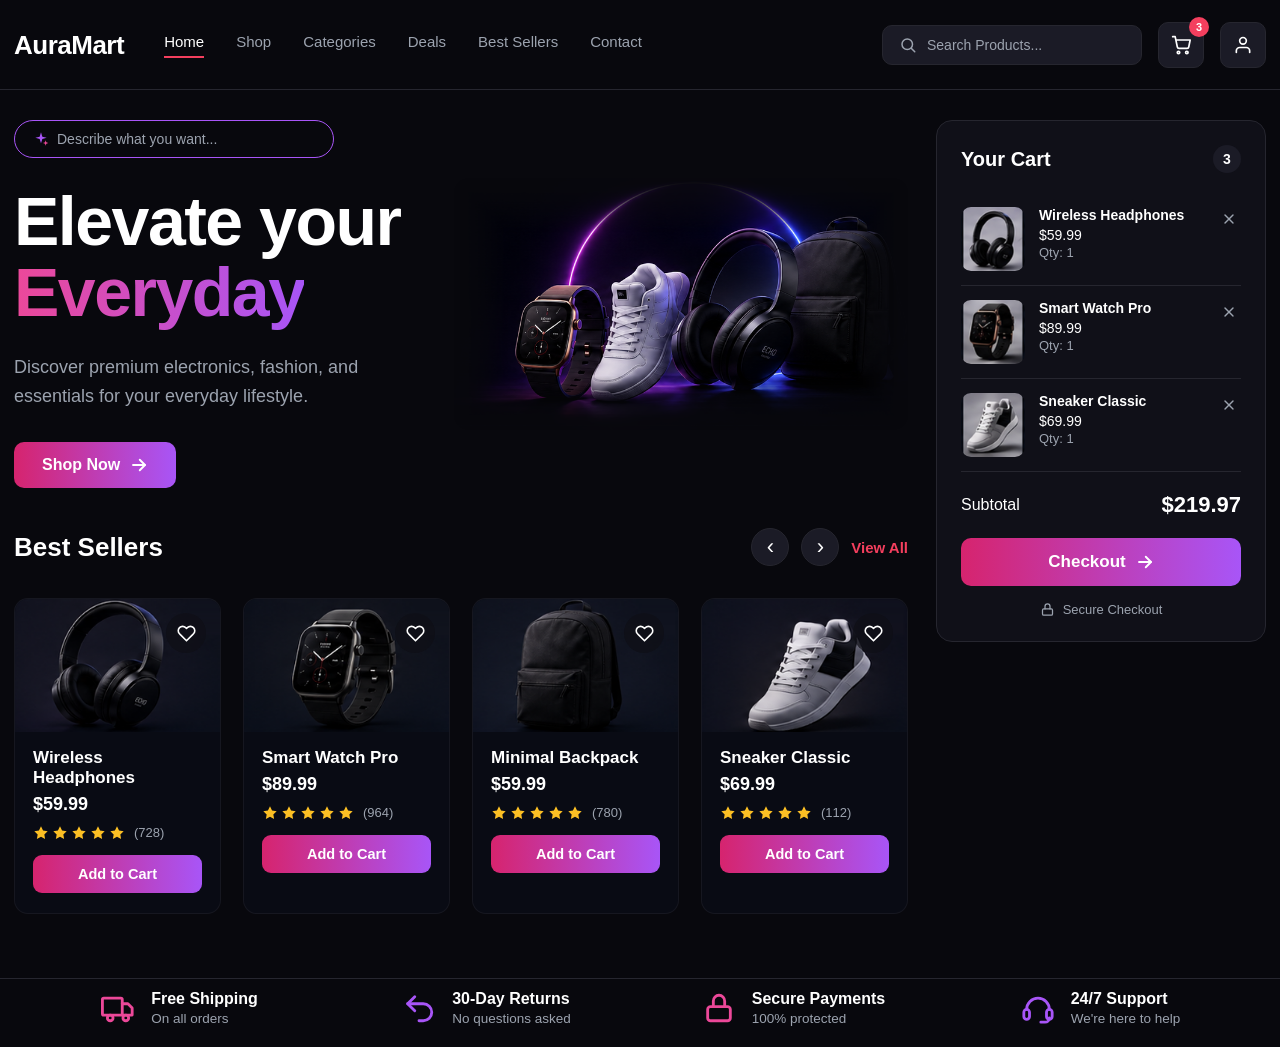
<file: ecommerce-project-complete/auramart/index.html>
<!doctype html>
<html lang="en">
  <head>
    <meta charset="UTF-8" />
    <meta name="viewport" content="width=device-width, initial-scale=1.0" />
    <title>Auramart - Elevate Your Everyday</title>
    <!-- Each stylesheet handles one part of the page.-->
    <link rel="stylesheet" href="styles/general.css" />
    <link rel="stylesheet" href="styles/header.css" />
    <link rel="stylesheet" href="styles/hero.css" />
    <link rel="stylesheet" href="styles/products.css" />
    <link rel="stylesheet" href="styles/footer.css" />
    <link rel="stylesheet" href="styles/responsive.css" />
  </head>
  <body>
    <div class="page-wrapper">
      <!-- ------------------- HEADER ------------------- -->
      <header class="site-header">
        <a href="index.html" class="logo">AuraMart</a>

        <nav class="main-nav">
          <a href="index.html" class="active">Home</a>
          <a href="index.html">Shop</a>

          <div class="nav-item">
            <a href="index.html">Categories</a>
            <div class="dropdown">
              <a href="index.html">Electronics</a>
              <a href="index.html">Fashion</a>
              <a href="index.html">Home &amp; Kitchen</a>
            </div>
          </div>

          <div class="nav-item">
            <a href="index.html">Deals</a>
            <div class="dropdown">
              <a href="index.html">Today's Deals</a>
              <a href="index.html">Weekly Offers</a>
              <a href="index.html">Clearance</a>
            </div>
          </div>

          <div class="nav-item">
            <a href="index.html#best-sellers">Best Sellers</a>
            <div class="dropdown">
              <a href="index.html#best-sellers">Top Electronics</a>
              <a href="index.html#best-sellers">Top Fashion</a>
              <a href="index.html#best-sellers">Trending Now</a>
            </div>
          </div>

          <a href="index.html">Contact</a>
        </nav>

        <div class="header-actions">
          <div class="search-bar">
            <img src="icons/search.svg" alt="Search" />
            <input type="text" placeholder="Search Products..." />
          </div>
          <button class="icon-btn" aria-label="Cart">
            <img src="icons/cart.svg" alt="Cart" />
            <span class="cart-count">3</span>
          </button>
          <button class="icon-btn" aria-label="Account">
            <img src="icons/user.svg" alt="Account" />
          </button>
        </div>
      </header>
      <!-- --------- MAIN GRID: Content + Cart sidebar ---------- -->
      <div class="main-grid">
        <main>
          <!-- ---------- HERO ---------- -->
          <section class="hero">
            <div class="hero-text">
              <label class="hero-badge">
                <img src="icons/sparkle.svg" alt="" />
                <input
                  type="text"
                  id="hero-prompt"
                  placeholder="Describe what you want..."
                />
              </label>
              <h1 class="hero-title">
                Elevate your<br />
                <span class="gradient-text shimmer">Everyday</span>
              </h1>
              <p class="hero-subtitle">
                Discover premium electronics, fashion, and essentials for your
                everyday lifestyle.
              </p>
              <a href="index.html" class="gradient-btn">
                Shop Now
                <img src="icons/arrow-right.svg" alt="" />
              </a>
            </div>
            <div class="hero-slider">
              <div class="hero-track">
                <img src="images/hero.png" alt="Premium products showcase" />
                <img src="images/hero-2.png" alt="Ultra Notebook" />
                <img src="images/hero-3.png" alt="Air Fryer Compact" />
                <!-- Slide 4 = slide 1 is the secret of a seamless loop.-->
                <img src="images/hero.png" alt="Premium products showcase" />
              </div>
            </div>
          </section>
          <!-- ---------- BEST SELLERS ---------- -->
          <section id="best-sellers">
            <div class="section-header">
              <h2>Best Sellers</h2>
              <div class="carousel-controls">
                <button
                  class="carousel-btn"
                  id="carousel-prev"
                  aria-label="Previous"
                >
                  &#8249;
                </button>
                <button
                  class="carousel-btn"
                  id="carousel-next"
                  aria-label="Next"
                >
                  &#8250;
                </button>
                <a href="index.html#best-sellers" class="view-all">View All</a>
              </div>
            </div>
            <div class="product-grid" id="product-carousel">
              <article
                class="product-card"
                data-name="Wireless Headphones"
                data-price="59.99"
                data-img="images/product-headphones.png"
              >
                <img
                  class="product-img"
                  src="images/product-headphones.png"
                  alt="Wireless Headphones"
                />
                <button class="wishlist-btn" aria-label="Add to wishlist">
                  <img src="icons/heart-outline.svg" alt="" />
                </button>
                <div class="product-info">
                  <h3>Wireless Headphones</h3>
                  <p class="price">$59.99</p>
                  <div class="rating">
                    <img src="icons/star-full.svg" alt="" />
                    <img src="icons/star-full.svg" alt="" />
                    <img src="icons/star-full.svg" alt="" />
                    <img src="icons/star-full.svg" alt="" />
                    <img src="icons/star-full.svg" alt="" />
                    <span class="count">(728)</span>
                  </div>
                  <button class="add-cart-btn">Add to Cart</button>
                </div>
              </article>
              <article
                class="product-card"
                data-name="Smart Watch Pro"
                data-price="89.99"
                data-img="images/product-watch.png"
              >
                <img
                  class="product-img"
                  src="images/product-watch.png"
                  alt="Smart Watch Pro"
                />
                <button class="wishlist-btn" aria-label="Add to wishlist">
                  <img src="icons/heart-outline.svg" alt="" />
                </button>
                <div class="product-info">
                  <h3>Smart Watch Pro</h3>
                  <p class="price">$89.99</p>
                  <div class="rating">
                    <img src="icons/star-full.svg" alt="" />
                    <img src="icons/star-full.svg" alt="" />
                    <img src="icons/star-full.svg" alt="" />
                    <img src="icons/star-full.svg" alt="" />
                    <img src="icons/star-full.svg" alt="" />
                    <span class="count">(964)</span>
                  </div>
                  <button class="add-cart-btn">Add to Cart</button>
                </div>
              </article>
              <article
                class="product-card"
                data-name="Minimal Backpack"
                data-price="59.99"
                data-img="images/product-backpack.png"
              >
                <img
                  class="product-img"
                  src="images/product-backpack.png"
                  alt="Minimal Backpack"
                />
                <button class="wishlist-btn" aria-label="Add to wishlist">
                  <img src="icons/heart-outline.svg" alt="" />
                </button>
                <div class="product-info">
                  <h3>Minimal Backpack</h3>
                  <p class="price">$59.99</p>
                  <div class="rating">
                    <img src="icons/star-full.svg" alt="" />
                    <img src="icons/star-full.svg" alt="" />
                    <img src="icons/star-full.svg" alt="" />
                    <img src="icons/star-full.svg" alt="" />
                    <img src="icons/star-full.svg" alt="" />
                    <span class="count">(780)</span>
                  </div>
                  <button class="add-cart-btn">Add to Cart</button>
                </div>
              </article>
              <article
                class="product-card"
                data-name="Sneaker Classic"
                data-price="69.99"
                data-img="images/product-sneaker.png"
              >
                <img
                  class="product-img"
                  src="images/product-sneaker.png"
                  alt="Sneaker Classic"
                />
                <button class="wishlist-btn" aria-label="Add to wishlist">
                  <img src="icons/heart-outline.svg" alt="" />
                </button>
                <div class="product-info">
                  <h3>Sneaker Classic</h3>
                  <p class="price">$69.99</p>
                  <div class="rating">
                    <img src="icons/star-full.svg" alt="" />
                    <img src="icons/star-full.svg" alt="" />
                    <img src="icons/star-full.svg" alt="" />
                    <img src="icons/star-full.svg" alt="" />
                    <img src="icons/star-full.svg" alt="" />
                    <span class="count">(112)</span>
                  </div>
                  <button class="add-cart-btn">Add to Cart</button>
                </div>
              </article>
              <article
                class="product-card"
                data-name="Ultra Notebook"
                data-price="129.99"
                data-img="images/product-notebook.png"
              >
                <img
                  class="product-img"
                  src="images/product-notebook.png"
                  alt="Ultra Notebook"
                />
                <button class="wishlist-btn" aria-label="Add to wishlist">
                  <img src="icons/heart-outline.svg" alt="" />
                </button>
                <div class="product-info">
                  <h3>Ultra Notebook</h3>
                  <p class="price">$129.99</p>
                  <div class="rating">
                    <img src="icons/star-full.svg" alt="" />
                    <img src="icons/star-full.svg" alt="" />
                    <img src="icons/star-full.svg" alt="" />
                    <img src="icons/star-full.svg" alt="" />
                    <img src="icons/star-full.svg" alt="" />
                    <span class="count">(452)</span>
                  </div>
                  <button class="add-cart-btn">Add to Cart</button>
                </div>
              </article>
              <article
                class="product-card"
                data-name="Air Fryer Compact"
                data-price="79.99"
                data-img="images/product-airfryer.png"
              >
                <img
                  class="product-img"
                  src="images/product-airfryer.png"
                  alt="Air Fryer Compact"
                />
                <button class="wishlist-btn" aria-label="Add to wishlist">
                  <img src="icons/heart-outline.svg" alt="" />
                </button>
                <div class="product-info">
                  <h3>Air Fryer Compact</h3>
                  <p class="price">$79.99</p>
                  <div class="rating">
                    <img src="icons/star-full.svg" alt="" />
                    <img src="icons/star-full.svg" alt="" />
                    <img src="icons/star-full.svg" alt="" />
                    <img src="icons/star-full.svg" alt="" />
                    <img src="icons/star-full.svg" alt="" />
                    <span class="count">(96)</span>
                  </div>
                  <button class="add-cart-btn">Add to Cart</button>
                </div>
              </article>
            </div>
          </section>
        </main>
        <!-- ---------- CART SIDEBAR ---------- -->
        <aside class="cart-panel">
          <div class="cart-panel-header">
            <h2>Your Cart</h2>
            <span class="cart-badge">3</span>
          </div>
          <div class="cart-item" data-price="59.99">
            <img
              class="cart-thumb"
              src="images/cart-headphones.png"
              alt="Wireless Headphones"
            />
            <div class="cart-item-info">
              <h4>Wireless Headphones</h4>
              <p class="price">$59.99</p>
              <p class="qty">Qty: 1</p>
            </div>
            <button class="remove-item" aria-label="Remove item">
              <img src="icons/close.svg" alt="" />
            </button>
          </div>
          <div class="cart-item" data-price="89.99">
            <img
              class="cart-thumb"
              src="images/cart-watch.png"
              alt="Smart Watch Pro"
            />
            <div class="cart-item-info">
              <h4>Smart Watch Pro</h4>
              <p class="price">$89.99</p>
              <p class="qty">Qty: 1</p>
            </div>
            <button class="remove-item" aria-label="Remove item">
              <img src="icons/close.svg" alt="" />
            </button>
          </div>
          <div class="cart-item" data-price="69.99">
            <img
              class="cart-thumb"
              src="images/cart-sneaker.png"
              alt="Sneaker Classic"
            />
            <div class="cart-item-info">
              <h4>Sneaker Classic</h4>
              <p class="price">$69.99</p>
              <p class="qty">Qty: 1</p>
            </div>
            <button class="remove-item" aria-label="Remove item">
              <img src="icons/close.svg" alt="" />
            </button>
          </div>
          <div class="cart-subtotal">
            <span>Subtotal</span>
            <span class="amount">$219.97</span>
          </div>
          <a href="#" class="gradient-btn checkout-btn">
            Checkout
            <img src="icons/arrow-right.svg" alt="" />
          </a>
          <p class="secure-note">
            <img src="icons/lock-small.svg" alt="" />
            Secure Checkout
          </p>
        </aside>
      </div>
      <!-- ---------- FOOTER ---------- -->
      <footer class="feature-strip">
        <div class="feature">
          <img src="icons/truck.svg" alt="" />
          <div>
            <h4>Free Shipping</h4>
            <p>On all orders</p>
          </div>
        </div>
        <div class="feature">
          <img src="icons/returns.svg" alt="" />
          <div>
            <h4>30-Day Returns</h4>
            <p>No questions asked</p>
          </div>
        </div>
        <div class="feature">
          <img src="icons/lock.svg" alt="" />
          <div>
            <h4>Secure Payments</h4>
            <p>100% protected</p>
          </div>
        </div>
        <div class="feature">
          <img src="icons/support.svg" alt="" />
          <div>
            <h4>24/7 Support</h4>
            <p>We're here to help</p>
          </div>
        </div>
      </footer>
    </div>
  </body>
</html>
</file>
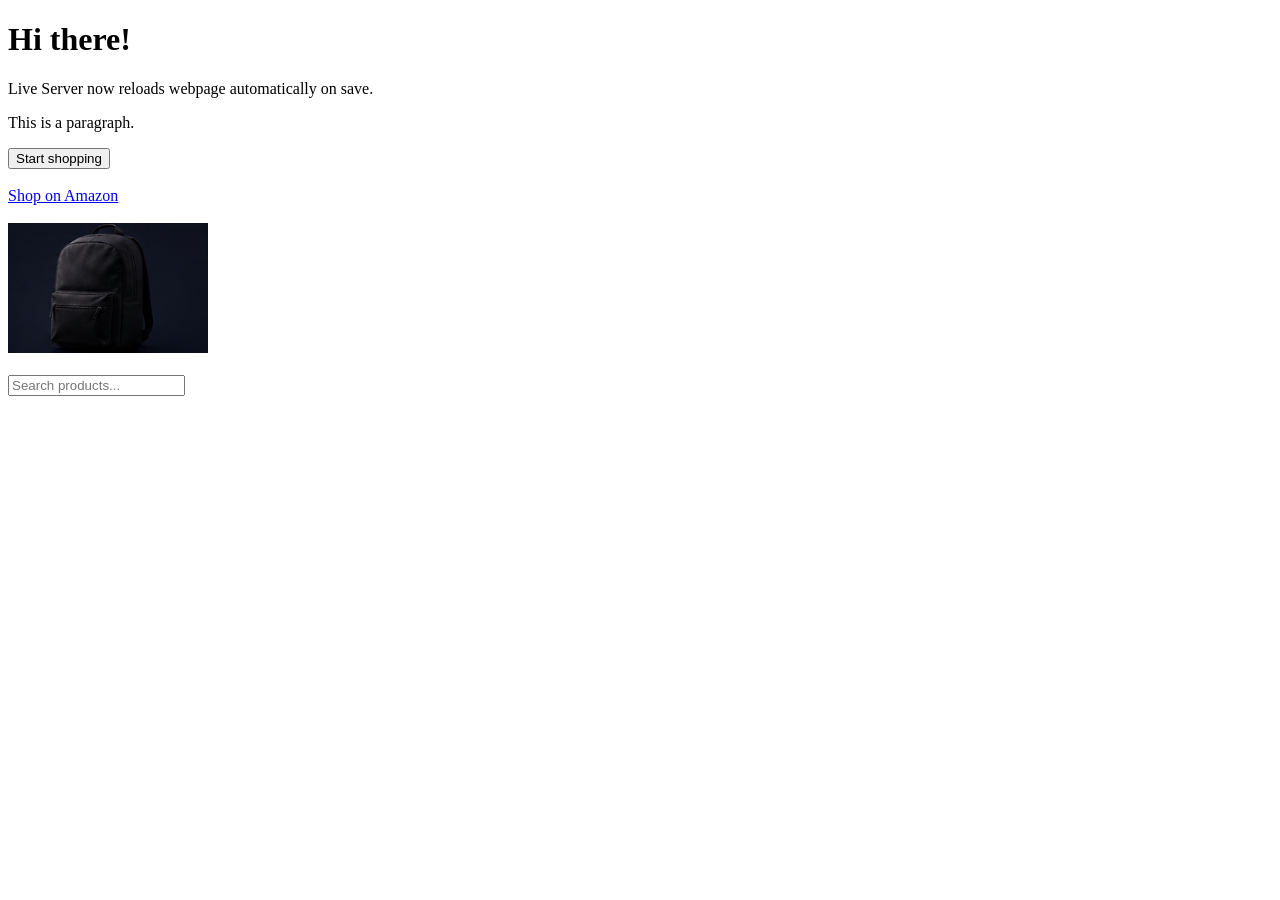
<file: ecommerce-project-complete/intro-html-css/01-html-basics-doctype.html>
<!-- Exercise 1.7 - Wrap code in: DOCTYPE, html, head, body. -->
<!doctype html>
<html>
  <head>
    <title>AuraMart E-commerce Platform</title>
  </head>
  <body>
    <!--Exercise 1.1 - The heading. -->
    <h1>Hi there!</h1>
    <p>Live Server now reloads webpage automatically on save.</p>

    <!--Exercise 1.2 - The paragraph. -->
    <p>This is a paragraph.</p>

    <!--Exercise 1.3 - The button. -->
    <button>Start shopping</button>
    <br />
    <br />

    <!--Exercise 1.4 - The link. -->
    <a href="https://www.amazon.com/" target="_blank">Shop on Amazon</a>
    <br />
    <br />

    <!-- Exercise 1.5 - Attach an image. -->
    <img src="intro-images/product-backpack.png" alt="Backpack" width="200" />
    <br />
    <br />

    <!-- Exercise 1.6 - The input box. -->
    <input type="text" placeholder="Search products..." />
  </body>
</html>
</file>
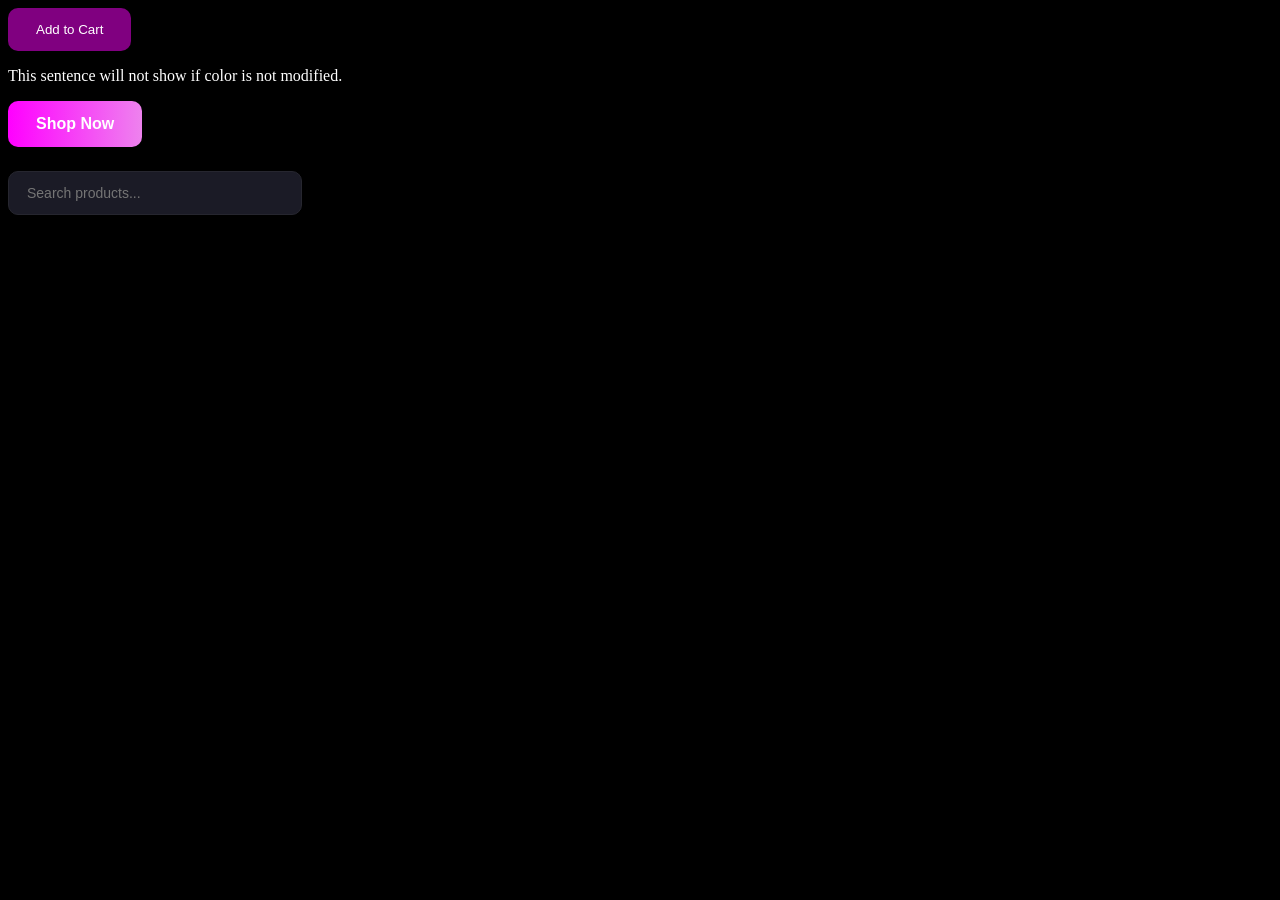
<file: ecommerce-project-complete/intro-html-css/02-css-basics-doctype.html>
<!-- Exercise 2.4: Wrap exercises 2.1 - 2.3 in '<!DOCTYPE html>'. -->
<!doctype html>
<html>
  <head>
    <title>Style Lab</title>
    <style>
      :root {
        --white: white;
        --purple: purple;
      }
      body {
        background-color: #000000;
        color: var(--white);
      }

      .add-cart-btn {
        background: rgb(128, 0, 128);
        color: var(--white);
        border: none;
        padding: 14px 28px;
        border-radius: 10px;
        cursor: pointer;
        margin-right: 12px; /* space on right side of the box model. */
      }

      .gradient-btn {
        background: linear-gradient(90deg, magenta 0%, violet 100%);
        color: var(--white);
        border: none;
        font-size: 16px;
        font-weight: 600;
        padding: 14px 28px;
        border-radius: 10px;
        cursor: pointer;
        transition:
          transform 0.15s ease,
          box-shadow 0.15s ease,
          filter 0.15s ease;
      }

      .gradient-btn:hover {
        transform: translateY(-2px);
        box-shadow: 0 8px 24px rgba(168, 85, 247, 0.35);
        filter: brightness(1.08);
      }

      .search-bar {
        margin-top: 24px;
        background: #1b1b26;
        border: 1px solid #26262f;
        border-radius: 10px;
        padding: 12px 16px;
        width: 260px;
        transition:
          border-color 0.15s ease,
          box-shadow 0.15s ease;
      }

      .search-bar:hover {
        border-color: var(--purple);
      }

      .search-bar:focus-within {
        border-color: var(--purple);
        box-shadow: 0 0 0 3px rgba(168, 85, 247, 0.25);
      }

      .search-bar input {
        background: transparent;
        border: none;
        outline: none;
        color: var(--white);
        font-size: 14px;
        width: 100%;
      }
    </style>
  </head>
  <body>
    <!-- Exercise 2.1 - Create a purple 'Add to Cart' button. -->
    <button class="add-cart-btn">Add to Cart</button>
    <p>This sentence will not show if color is not modified.</p>

    <!-- Exercise 2.2 - Create a 'Shop Now' button with glow when hovered. -->
    <button class="gradient-btn">Shop Now</button>

    <!-- Exercise 2.3 - The search bar that glows on hover. -->
    <div class="search-bar">
      <input type="text" placeholder="Search products..." />
    </div>
  </body>
</html>
</file>
<file: ecommerce-project-complete/auramart/styles/general.css>
/* AURAMART — general.css
   Base styles, variables, gradient utilities */

:root {
  /* color palette */
  --bg-page: #08080d;
  --bg-panel: #101018;
  --bg-input: #1b1b26;
  --bg-card: #15151f;
  --border: #26262f;
  --purple: #a855f7;
  --pink: #ec4899;
  --blue: #60a5fa;
  --gradient-brand: linear-gradient(
    90deg,
    var(--pink) 0%,
    var(--purple) 50%,
    var(--blue) 100%
  );
  --gradient-button: linear-gradient(90deg, #d6246e 0%, #a855f7 100%);

  /* Text */
  --text-main: #ffffff;
  --text-muted: #9ca3af;

  /* Accents */
  --accent-red: #f43f5e;
  --star-gold: #fbbf24;
}

* {
  margin: 0;
  padding: 0;
  box-sizing: border-box;
}

body {
  font-family: "Segoe UI", "Helvetica Neue", Arial, sans-serif;
  background-color: var(--bg-page);
  color: var(--text-main);
  min-height: 100vh;
  display: flex;
  flex-direction: column;
  overflow-x: clip; /* the page itself can never scroll sideways */
}

a {
  text-decoration: none;
  color: inherit;
}
button {
  font-family: inherit;
  cursor: pointer;
  border: none;
}
img {
  display: block;
}

.page-wrapper {
  max-width: 2240px;
  margin: 0 auto;
  padding: 0 14px; /* slim side margins: reduced egde gap by ~75% */
  width: 100%;
  flex: 1;
  display: flex;
  flex-direction: column; /* lets the footer pin to the bottom */
}

.gradient-text {
  background: var(
    --gradient-brand
  ); /* Paint a gradient as the background of the text element */
  -webkit-background-clip: text; /* Clip that background to the shape of the letters */
  background-clip: text;
  -webkit-text-fill-color: transparent; /* Make the letter color transparent so the gradient shows through */
  color: transparent;
}

.shimmer {
  background: var(--gradient-brand);
  background-size: 200% auto;
  -webkit-background-clip: text;
  background-clip: text;
  color: transparent;
  animation: gradient-wave 4s linear infinite;
}

@keyframes gradient-wave {
  to {
    background-position: -200% center;
  }
}

/* Gradient button (Shop Now, Checkout) */
.gradient-btn {
  display: inline-flex;
  align-items: center;
  gap: 10px;
  background: var(--gradient-button);
  color: var(--text-main);
  font-size: 16px;
  font-weight: 600;
  padding: 14px 28px;
  border-radius: 10px;
  transition:
    transform 0.15s ease,
    box-shadow 0.15s ease,
    filter 0.15s ease;
}

.gradient-btn img {
  width: 18px;
  height: 18px;
}

.gradient-btn:hover {
  transform: translateY(-2px);
  box-shadow: 0 8px 24px rgba(168, 85, 247, 0.35);
  filter: brightness(1.08);
}
</file>
<file: ecommerce-project-complete/auramart/styles/header.css>
/* AURAMART — header.css
   Top navigation bar */

/* Sticky header: pin header to the top while scrolling */
.site-header {
  display: flex;
  align-items: center;
  gap: 40px;
  padding: 22px 0;
  position: sticky;
  top: 0;
  z-index: 100;
  background: var(--bg-page);
}

/* Full background: This pseudo-element is 100vw wide and 
   centered on the header, so the black bar touches both edges. */
.site-header::before {
  content: "";
  position: absolute;
  top: 0;
  bottom: 0;
  left: 50%;
  transform: translateX(-50%);
  width: 100vw;
  background: var(--bg-page);
  z-index: -1;
}

.site-header::after {
  content: "";
  position: absolute;
  bottom: 0;
  left: 50%;
  transform: translateX(-50%);
  width: 100vw;
  height: 1px;
  background: var(--border);
}

.logo {
  font-size: 26px;
  font-weight: 800;
  letter-spacing: -0.5px;
}

.main-nav {
  display: flex;
  gap: 32px;
  flex: 1;
}

.main-nav a {
  font-size: 15px;
  color: var(--text-muted);
  padding-bottom: 6px;
  border-bottom: 2px solid transparent;
  transition: color 0.15s ease;
}

.main-nav a:hover {
  color: var(--text-main);
}

.main-nav a.active {
  color: var(--text-main);
  border-bottom-color: var(--accent-red);
}

.header-actions {
  display: flex;
  align-items: center;
  gap: 16px;
}

.search-bar {
  display: flex;
  align-items: center;
  gap: 10px;
  background: var(--bg-input);
  border: 1px solid var(--border);
  border-radius: 10px;
  padding: 10px 16px;
  width: 260px;
}

.search-bar img {
  width: 18px;
  height: 18px;
}

.search-bar input {
  background: transparent;
  border: none;
  outline: none;
  color: var(--text-main);
  font-size: 14px;
  width: 100%;
}

.search-bar input::placeholder {
  color: var(--text-muted);
}

.icon-btn {
  position: relative;
  background: var(--bg-input);
  border: 1px solid var(--border);
  border-radius: 10px;
  width: 46px;
  height: 46px;
  display: flex;
  align-items: center;
  justify-content: center;
  transition: border-color 0.15s ease;
}

.icon-btn:hover {
  border-color: var(--purple);
}

.icon-btn img {
  width: 20px;
  height: 20px;
}

.cart-count {
  position: absolute;
  top: -6px;
  right: -6px;
  background: var(--accent-red);
  color: #fff;
  font-size: 11px;
  font-weight: 700;
  width: 20px;
  height: 20px;
  border-radius: 50%;
  display: flex;
  align-items: center;
  justify-content: center;
}

/* dropdown menus (pure CSS, opens on hover) */
.nav-item {
  position: relative; /* the dropdown positions itself relative to this */
}

.dropdown {
  position: absolute;
  top: 100%; /* directly below the nav link - no gap, so hover never breaks */
  left: 0;
  min-width: 175px;
  background: var(--bg-panel);
  border: 1px solid var(--border);
  border-radius: 10px;
  padding: 8px;
  display: flex;
  flex-direction: column;
  z-index: 150;
  /* hidden by default */
  opacity: 0;
  visibility: hidden;
  transform: translateY(8px);
  transition:
    opacity 0.2s ease,
    transform 0.2s ease,
    visibility 0.2s;
}

.nav-item:hover .dropdown {
  opacity: 1;
  visibility: visible;
  transform: translateY(0);
}

.dropdown a {
  padding: 10px 12px;
  border-radius: 7px;
  border-bottom: none; /* no red underline inside the menu */
  font-size: 14px;
  white-space: nowrap;
}

.dropdown a:hover {
  background: var(--bg-input);
  color: var(--text-main);
}
</file>
<file: ecommerce-project-complete/auramart/styles/hero.css>
/* AURAMART — hero.css
   Hero section + cart sidebar layout */

.main-grid {
  display: grid;
  grid-template-columns: 1fr 330px;
  gap: 28px;
  align-items: start;
  /* guaranteed breathing room above the footer line at every screen size:
     margin-top:auto on the footer can shrink to zero, this margin cannot */
  margin-bottom: 24px;
}
/* Grid children default to min-width: auto, which lets the 
   carousel push the whole page wider than the screen. 
   min-width:0 lets the column shrink. */
.main-grid > main {
  min-width: 0;
}

.hero {
  display: grid;
  grid-template-columns: 420px 1fr;
  align-items: center;
  gap: 20px;
  padding: 30px 0 40px;
}

.hero-badge {
  display: inline-flex;
  align-items: center;
  gap: 8px;
  border: 1px solid var(--purple);
  border-radius: 999px;
  padding: 10px 18px;
  font-size: 14px;
  color: var(--text-main);
  margin-bottom: 28px;
  width: 320px;
  transition: box-shadow 0.15s ease;
}

.hero-badge:focus-within {
  box-shadow: 0 0 0 3px rgba(168, 85, 247, 0.25);
}

.hero-badge img {
  width: 16px;
  height: 16px;
}

.hero-badge input {
  background: transparent;
  border: none;
  outline: none;
  color: var(--text-main);
  font-size: 14px;
  width: 100%;
}

.hero-badge input::placeholder {
  color: var(--text-muted);
}

.hero-title {
  font-size: 68px;
  line-height: 1.05; /* tight lines */
  font-weight: 800;
  letter-spacing: -1.5px;
  margin-bottom: 24px;
}

.hero-subtitle {
  color: #9ca3af;
  font-size: 18px;
  line-height: 1.6;
  max-width: 380px;
  margin-bottom: 32px;
}

.hero-slider {
  max-width: 640px;
  overflow: hidden;
  border-radius: 16px;
}

/* The film strip: will hold 4 slides side by side = 400% wide */
.hero-track {
  display: flex;
  width: 400%;
  animation: hero-slide 8s ease-in-out infinite;
}

.hero-slider:hover .hero-track {
  animation-play-state: paused;
}

/* Each image is a quarter of the track = one full window */
.hero-track img {
  width: 25%;
  height: auto;
}

@keyframes hero-slide {
  0%,
  27% {
    transform: translateX(0);
  }
  33%,
  60% {
    transform: translateX(-25%);
  }
  66%,
  93% {
    transform: translateX(-50%);
  }
  100% {
    transform: translateX(-75%);
  }
}

/* Cart sidebar */
.cart-panel {
  background: var(--bg-panel);
  border: 1px solid var(--border);
  border-radius: 16px;
  padding: 24px;
  margin-top: 30px;
  position: sticky;
  top: 110px; /* below the sticky header */
}

.cart-panel-header {
  display: flex;
  align-items: center;
  justify-content: space-between;
  margin-bottom: 20px;
}
.cart-panel-header h2 {
  font-size: 20px;
}

.cart-badge {
  background: var(--bg-input);
  border-radius: 50%;
  width: 28px;
  height: 28px;
  display: flex;
  align-items: center;
  justify-content: center;
  font-size: 14px;
  color: var(--text-main);
  font-weight: 700;
}

.cart-item {
  display: flex;
  align-items: flex-start;
  gap: 14px;
  padding: 14px 0;
  border-bottom: 1px solid var(--border);
}

.cart-item img.cart-thumb {
  width: 64px;
  height: 64px;
  border-radius: 10px;
  object-fit: cover;
}

.cart-item-info {
  flex: 1;
}
.cart-item-info h4 {
  font-size: 14px;
  font-weight: 600;
  margin-bottom: 4px;
}
.cart-item-info .price {
  font-size: 14px;
  color: var(--text-main);
  margin-bottom: 2px;
}
.cart-item-info .qty {
  font-size: 13px;
  color: var(--text-muted);
}

.remove-item {
  background: transparent;
  padding: 4px;
}

.remove-item img {
  width: 16px;
  height: 16px;
}

.cart-subtotal {
  display: flex;
  justify-content: space-between;
  align-items: center;
  padding: 20px 0;
  font-size: 16px;
}
.cart-subtotal .amount {
  font-size: 22px;
  font-weight: 700;
}

.checkout-btn {
  width: 100%;
  justify-content: center;
  font-size: 17px;
}

.secure-note {
  display: flex;
  align-items: center;
  justify-content: center;
  gap: 8px;
  color: var(--text-muted);
  font-size: 13px;
  margin-top: 16px;
}
.secure-note img {
  width: 15px;
  height: 15px;
}
</file>
<file: ecommerce-project-complete/auramart/styles/products.css>
/* AURAMART — products.css
   Best Sellers grid + product cards + stars */

.section-header {
  display: flex;
  align-items: center;
  justify-content: space-between;
  margin-bottom: 22px;
}
.section-header h2 {
  font-size: 26px;
}

.view-all {
  color: var(--accent-red);
  font-size: 15px;
  font-weight: 600;
}

.view-all:hover {
  text-decoration: underline;
}

/* Carousel that looks like the original 4-column grid:
   exactly 4 cards fill the row, the extra ones are hidden off-screen.
   The arrows (and swipe on touch) reveal them — no half-cropped card. */
.product-grid {
  display: flex;
  gap: 22px;
  padding-top: 10px;
  padding-bottom: 40px;
  overflow-x: auto;
  scroll-snap-type: x mandatory;
  scroll-behavior: smooth;
  scrollbar-width: none; /* hide scrollbar (firefox) */
}
.product-grid::-webkit-scrollbar {
  display: none;
} /* hide scrollbar (Chrome/Safari) */

.product-card {
  /* 4 cards + 3 gaps of 22px fill 100% of the row exactly */
  flex: 0 0 calc((100% - 66px) / 4);
  scroll-snap-align: start;
}

/* a second '.product-card': CSS merges both.
   The first handles sizing, the second handles appearance. */

.product-card {
  background: #090b14;
  border: 1px solid rgba(38, 38, 47, 0.45);
  border-radius: 14px;
  overflow: hidden;
  position: relative;
  transition:
    transform 0.2s ease,
    border-color 0.2s ease;
}

.product-card:hover {
  transform: translateY(-4px);
  border-color: #3b3b48;
}

.product-card .product-img {
  width: 100%;
  aspect-ratio: 1.55 / 1;
  object-fit: cover;
}

.carousel-controls {
  display: flex;
  align-items: center;
  gap: 12px;
}

.carousel-btn {
  width: 38px;
  height: 38px;
  border-radius: 50%;
  background: var(--bg-input);
  border: 1px solid var(--border);
  color: var(--text-main);
  font-size: 22px;
  line-height: 1;
  display: flex;
  align-items: center;
  justify-content: center;
  transition: border-color 0.15s ease;
}

.carousel-btn:hover {
  border-color: var(--purple);
}

/* Heart or wishlist button */
.wishlist-btn {
  position: absolute;
  top: 14px;
  right: 14px;
  width: 40px;
  height: 40px;
  border-radius: 50%;
  background: rgba(15, 15, 22, 0.7);
  display: flex;
  align-items: center;
  justify-content: center;
  transition: transform 0.15s ease;
}
.wishlist-btn:hover {
  transform: scale(1.12);
}
.wishlist-btn img {
  width: 19px;
  height: 19px;
}

.product-info {
  padding: 16px 18px 20px;
}
.product-info h3 {
  font-size: 17px;
  font-weight: 600;
  margin-bottom: 6px;
}
.product-info .price {
  font-size: 18px;
  font-weight: 700;
  margin-bottom: 10px;
}

/* Star rating row */
.rating {
  display: flex;
  align-items: center;
  gap: 3px;
}

.rating img {
  width: 16px;
  height: 16px;
}
.rating .count {
  color: var(--text-muted);
  font-size: 13px;
  margin-left: 6px;
}

/* Add to Cart button on each card */
.add-cart-btn {
  width: 100%;
  margin-top: 14px;
  padding: 11px 0;
  border-radius: 9px;
  background: var(--gradient-button);
  color: var(--text-main);
  font-size: 14.5px;
  font-weight: 600;
  transition:
    filter 0.15s ease,
    transform 0.15s ease;
}
.add-cart-btn:hover {
  filter: brightness(1.12);
  transform: translateY(-1px);
}
</file>
<file: ecommerce-project-complete/auramart/styles/footer.css>
/* AURAMART — footer.css
   Feature strip at the bottom */

.feature-strip {
  display: grid;
  grid-template-columns: repeat(4, 1fr);
  /* No box: the footer is part of the page, pinned to the bottom */
  padding: 8px 12px 17px; /* tight: 75% less above, 50% less below */
  margin-top: auto; /* pushes it to the bottom of the flex page */
  position: relative;
}

/* The Divider line */
.feature-strip::before {
  content: "";
  position: absolute;
  top: 0;
  left: 50%;
  transform: translateX(-50%);
  width: 100vw;
  height: 1px;
  background: var(--border);
}

.feature {
  display: flex;
  align-items: center;
  gap: 16px;
  justify-content: center;
  padding: 4px 18px;
  cursor: default;
}

.feature img {
  width: 34px;
  height: 34px;
  transition: transform 0.2s ease;
}

.feature h4 {
  font-size: 16px;
  margin-bottom: 3px;
  transition: color 0.2s ease;
}
.feature p {
  font-size: 13.5px;
  color: var(--text-muted);
  transition: color 0.2s ease;
}

.feature:hover h4,
.feature:hover p {
  color: var(--accent-red);
}
.feature:hover img {
  transform: scale(1.2);
}
</file>
<file: ecommerce-project-complete/auramart/styles/responsive.css>
/* AURAMART — responsive.css
   Tablet + mobile breakpoints */

@media (max-width: 1200px) {
  /* logo + actions on the first row, menu on its own row */
  .site-header {
    flex-wrap: wrap;
    justify-content: space-between;
    gap: 16px;
  }
  .main-nav {
    order: 3;
    flex: 0 0 100%;
  }
  .main-grid {
    grid-template-columns: 1fr;
  }
  .cart-panel {
    position: static;
  }
  .hero {
    grid-template-columns: 1fr 1fr;
  }
  .hero-title {
    font-size: 52px;
  }
  /* 2 cards + 1 gap fill the row exactly */
  .product-card {
    flex-basis: calc((100% - 22px) / 2);
  }
  .feature-strip {
    grid-template-columns: repeat(2, 1fr);
    row-gap: 24px;
  }
}

/* The phone pass */
@media (max-width: 760px) {
  .page-wrapper {
    padding: 0 20px;
  }
  .site-header {
    flex-wrap: wrap;
    gap: 16px;
  }
  .main-nav {
    order: 3;
    flex: 0 0 100%; /* full row: flex: 1 would ignore width: 100% */
    overflow-x: auto;
  }
  .main-nav a {
    white-space: nowrap;
  }
  .search-bar {
    width: 170px;
  }
  .hero {
    grid-template-columns: 1fr;
    text-align: center;
  }
  .hero-subtitle {
    margin-left: auto;
    margin-right: auto;
  }
  .hero-title {
    font-size: 42px;
  }
  .product-card {
    flex-basis: 100%;
  } /* 1 full card per view on phones */
  .feature-strip {
    grid-template-columns: 1fr;
  }
  .feature {
    justify-content: flex-start;
  }
}
</file>
